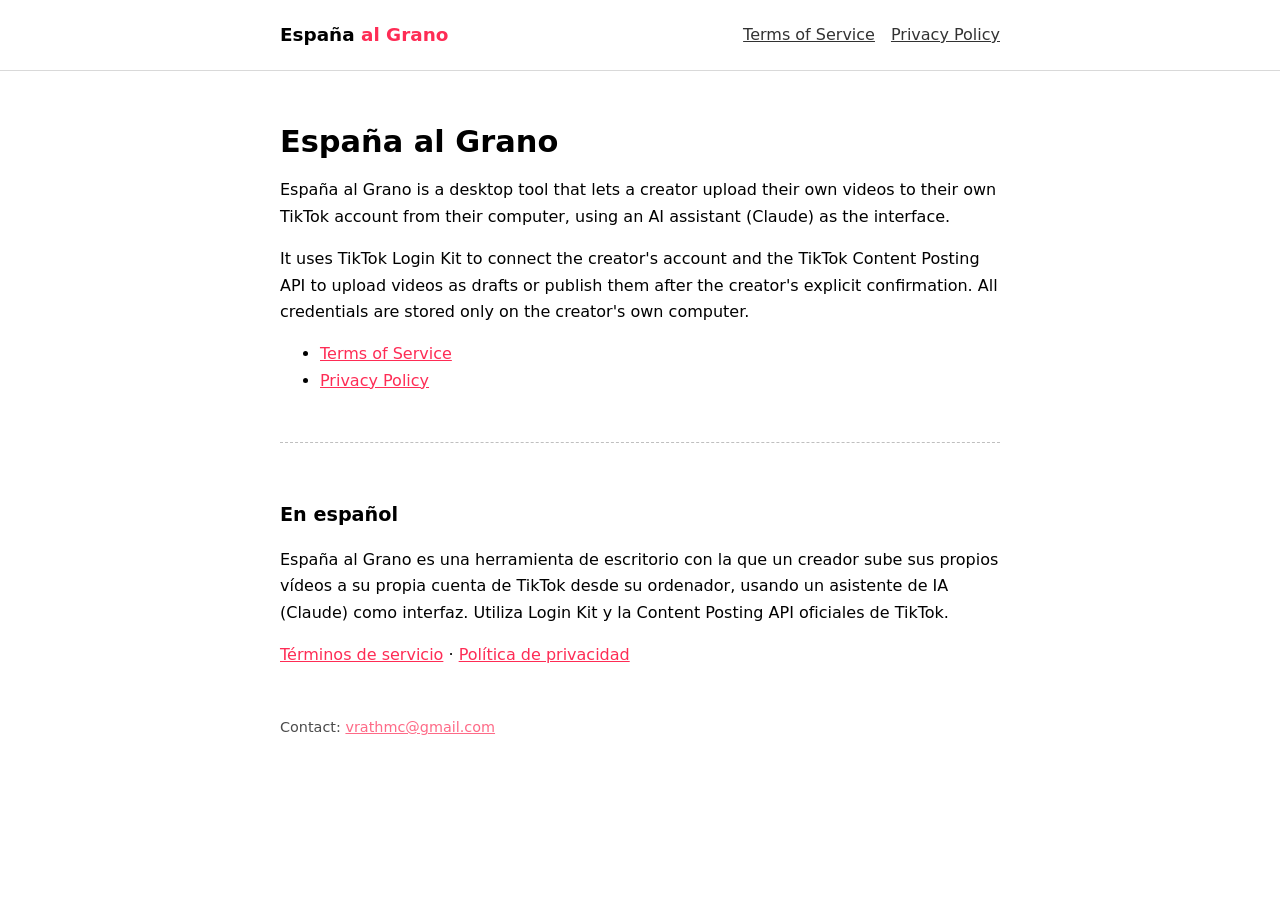
<file: index.html>
<!doctype html>
<html lang="en">
<head>
<meta charset="utf-8">
<meta name="viewport" content="width=device-width, initial-scale=1">
<title>España al Grano</title>
<meta name="description" content="España al Grano: desktop tool to upload your own videos to your TikTok account.">
<link rel="stylesheet" href="style.css">
</head>
<body>
<header><div class="wrap">
  <a class="brand" href="./">España <span>al Grano</span></a>
  <nav><a href="terms.html">Terms of Service</a><a href="privacy.html">Privacy Policy</a></nav>
</div></header>
<main class="wrap">
  <h1>España al Grano</h1>
  <p>España al Grano is a desktop tool that lets a creator upload their own videos to their own TikTok account from their computer, using an AI assistant (Claude) as the interface.</p>
  <p>It uses TikTok Login Kit to connect the creator's account and the TikTok Content Posting API to upload videos as drafts or publish them after the creator's explicit confirmation. All credentials are stored only on the creator's own computer.</p>
  <ul>
    <li><a href="terms.html">Terms of Service</a></li>
    <li><a href="privacy.html">Privacy Policy</a></li>
  </ul>

  <section class="lang" lang="es">
    <h2>En español</h2>
    <p>España al Grano es una herramienta de escritorio con la que un creador sube sus propios vídeos a su propia cuenta de TikTok desde su ordenador, usando un asistente de IA (Claude) como interfaz. Utiliza Login Kit y la Content Posting API oficiales de TikTok.</p>
    <p><a href="terms.html#es">Términos de servicio</a> · <a href="privacy.html#es">Política de privacidad</a></p>
  </section>

  <footer>Contact: <a href="mailto:vrathmc@gmail.com">vrathmc@gmail.com</a></footer>
</main>
</body>
</html>
</file>
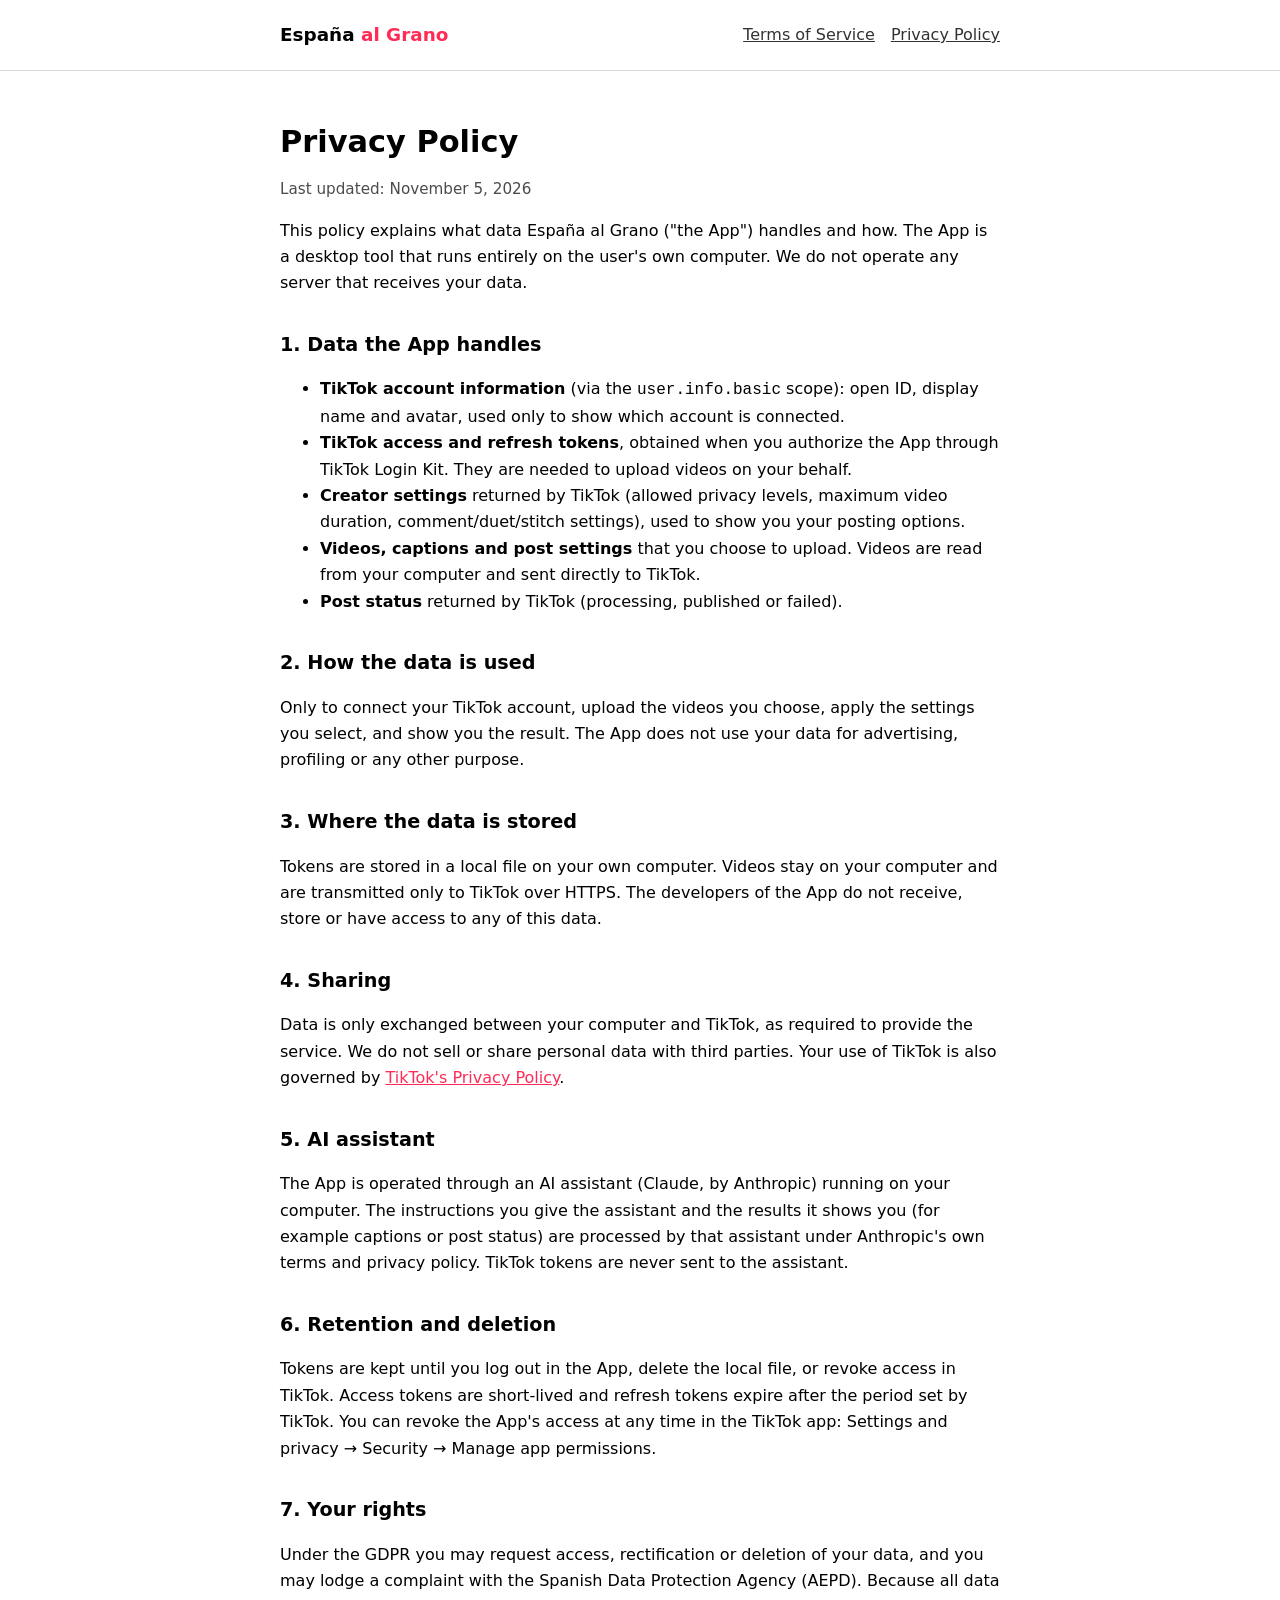
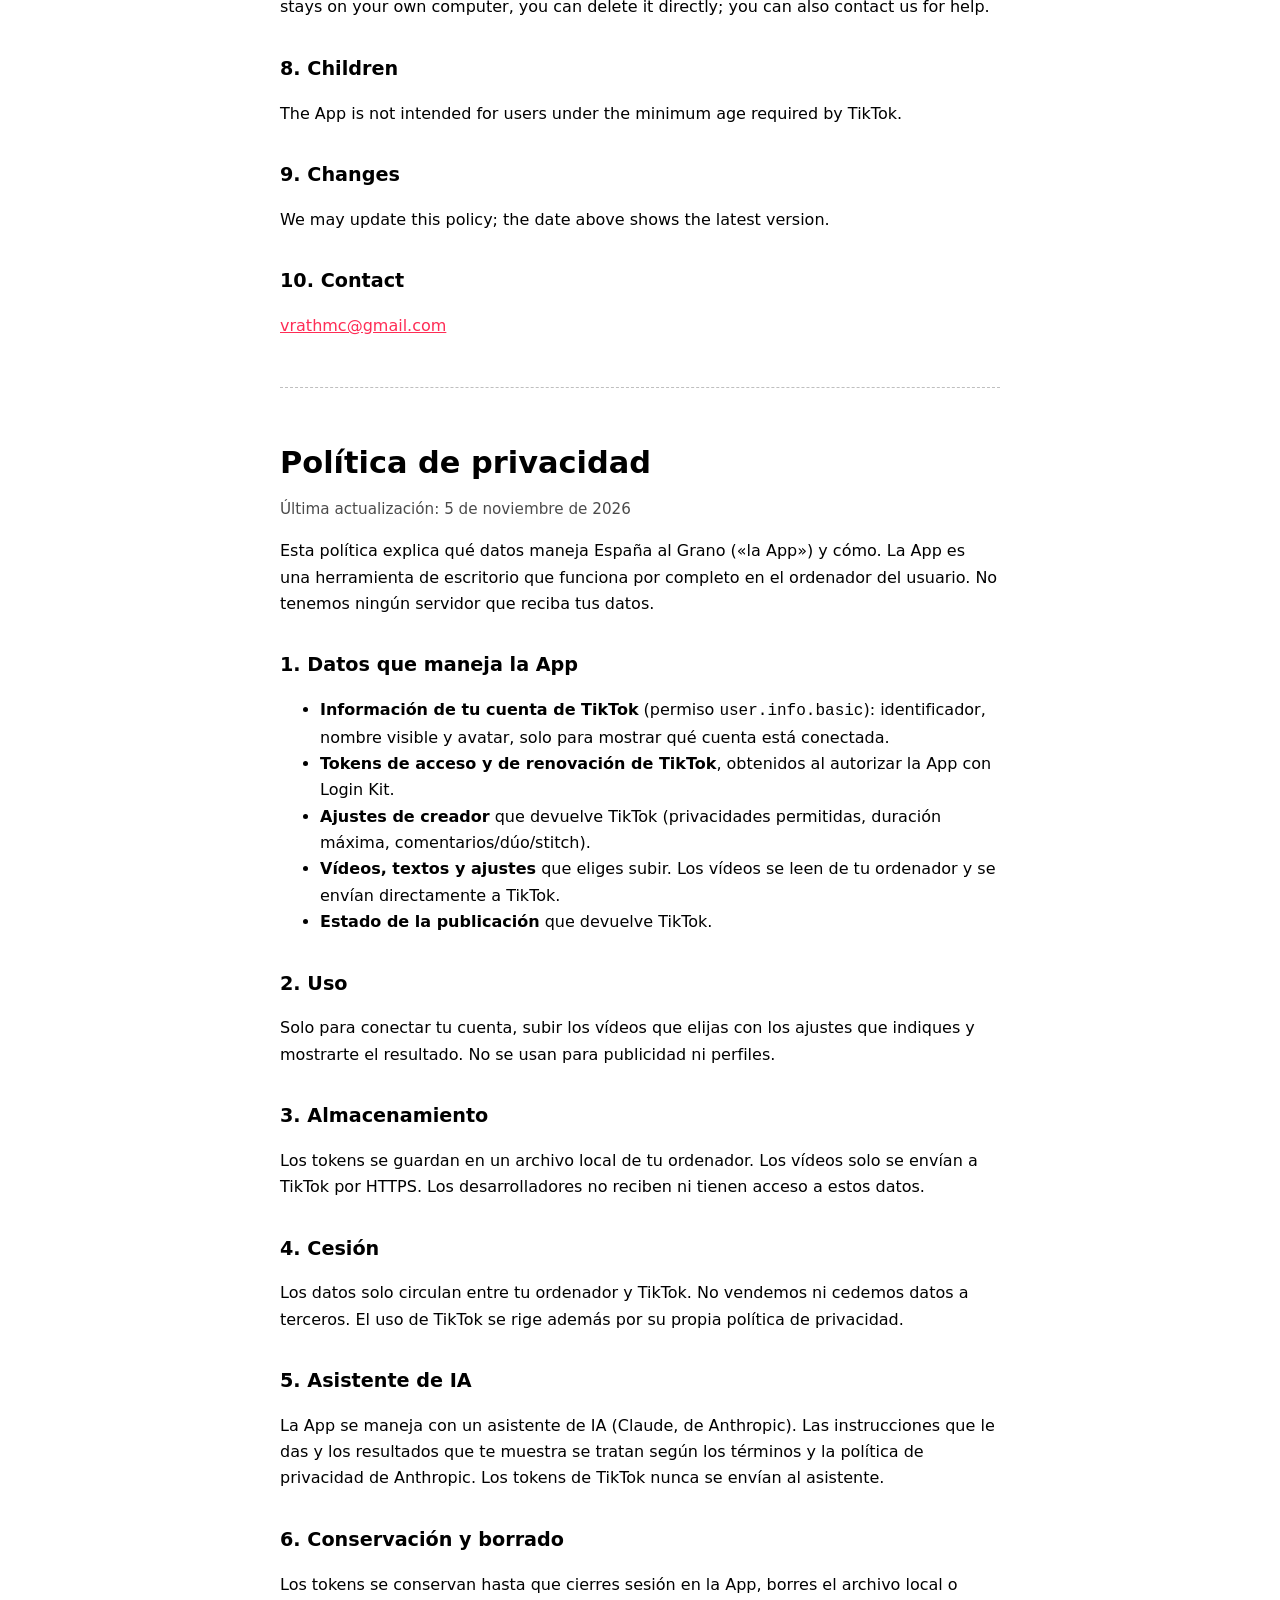
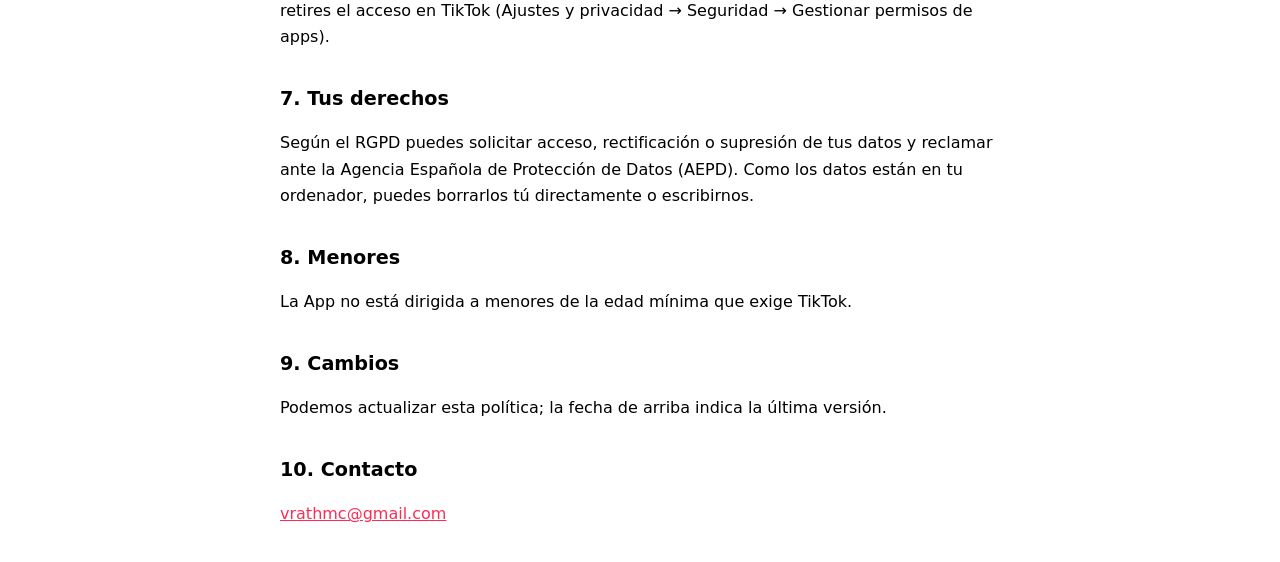
<file: privacy.html>
<!doctype html>
<html lang="en">
<head>
<meta charset="utf-8">
<meta name="viewport" content="width=device-width, initial-scale=1">
<title>Privacy Policy · España al Grano</title>
<link rel="stylesheet" href="style.css">
</head>
<body>
<header><div class="wrap">
  <a class="brand" href="./">España <span>al Grano</span></a>
  <nav><a href="terms.html">Terms of Service</a><a href="privacy.html">Privacy Policy</a></nav>
</div></header>
<main class="wrap">
  <h1>Privacy Policy</h1>
  <p class="muted">Last updated: November 5, 2026</p>

  <p>This policy explains what data España al Grano ("the App") handles and how. The App is a desktop tool that runs entirely on the user's own computer. We do not operate any server that receives your data.</p>

  <h2>1. Data the App handles</h2>
  <ul>
    <li><strong>TikTok account information</strong> (via the <code>user.info.basic</code> scope): open ID, display name and avatar, used only to show which account is connected.</li>
    <li><strong>TikTok access and refresh tokens</strong>, obtained when you authorize the App through TikTok Login Kit. They are needed to upload videos on your behalf.</li>
    <li><strong>Creator settings</strong> returned by TikTok (allowed privacy levels, maximum video duration, comment/duet/stitch settings), used to show you your posting options.</li>
    <li><strong>Videos, captions and post settings</strong> that you choose to upload. Videos are read from your computer and sent directly to TikTok.</li>
    <li><strong>Post status</strong> returned by TikTok (processing, published or failed).</li>
  </ul>

  <h2>2. How the data is used</h2>
  <p>Only to connect your TikTok account, upload the videos you choose, apply the settings you select, and show you the result. The App does not use your data for advertising, profiling or any other purpose.</p>

  <h2>3. Where the data is stored</h2>
  <p>Tokens are stored in a local file on your own computer. Videos stay on your computer and are transmitted only to TikTok over HTTPS. The developers of the App do not receive, store or have access to any of this data.</p>

  <h2>4. Sharing</h2>
  <p>Data is only exchanged between your computer and TikTok, as required to provide the service. We do not sell or share personal data with third parties. Your use of TikTok is also governed by <a href="https://www.tiktok.com/legal/privacy-policy" rel="noopener">TikTok's Privacy Policy</a>.</p>

  <h2>5. AI assistant</h2>
  <p>The App is operated through an AI assistant (Claude, by Anthropic) running on your computer. The instructions you give the assistant and the results it shows you (for example captions or post status) are processed by that assistant under Anthropic's own terms and privacy policy. TikTok tokens are never sent to the assistant.</p>

  <h2>6. Retention and deletion</h2>
  <p>Tokens are kept until you log out in the App, delete the local file, or revoke access in TikTok. Access tokens are short-lived and refresh tokens expire after the period set by TikTok. You can revoke the App's access at any time in the TikTok app: Settings and privacy → Security → Manage app permissions.</p>

  <h2>7. Your rights</h2>
  <p>Under the GDPR you may request access, rectification or deletion of your data, and you may lodge a complaint with the Spanish Data Protection Agency (AEPD). Because all data stays on your own computer, you can delete it directly; you can also contact us for help.</p>

  <h2>8. Children</h2>
  <p>The App is not intended for users under the minimum age required by TikTok.</p>

  <h2>9. Changes</h2>
  <p>We may update this policy; the date above shows the latest version.</p>

  <h2>10. Contact</h2>
  <p><a href="mailto:vrathmc@gmail.com">vrathmc@gmail.com</a></p>

  <section class="lang" id="es" lang="es">
    <h1>Política de privacidad</h1>
    <p class="muted">Última actualización: 5 de noviembre de 2026</p>
    <p>Esta política explica qué datos maneja España al Grano («la App») y cómo. La App es una herramienta de escritorio que funciona por completo en el ordenador del usuario. No tenemos ningún servidor que reciba tus datos.</p>
    <h2>1. Datos que maneja la App</h2>
    <ul>
      <li><strong>Información de tu cuenta de TikTok</strong> (permiso <code>user.info.basic</code>): identificador, nombre visible y avatar, solo para mostrar qué cuenta está conectada.</li>
      <li><strong>Tokens de acceso y de renovación de TikTok</strong>, obtenidos al autorizar la App con Login Kit.</li>
      <li><strong>Ajustes de creador</strong> que devuelve TikTok (privacidades permitidas, duración máxima, comentarios/dúo/stitch).</li>
      <li><strong>Vídeos, textos y ajustes</strong> que eliges subir. Los vídeos se leen de tu ordenador y se envían directamente a TikTok.</li>
      <li><strong>Estado de la publicación</strong> que devuelve TikTok.</li>
    </ul>
    <h2>2. Uso</h2>
    <p>Solo para conectar tu cuenta, subir los vídeos que elijas con los ajustes que indiques y mostrarte el resultado. No se usan para publicidad ni perfiles.</p>
    <h2>3. Almacenamiento</h2>
    <p>Los tokens se guardan en un archivo local de tu ordenador. Los vídeos solo se envían a TikTok por HTTPS. Los desarrolladores no reciben ni tienen acceso a estos datos.</p>
    <h2>4. Cesión</h2>
    <p>Los datos solo circulan entre tu ordenador y TikTok. No vendemos ni cedemos datos a terceros. El uso de TikTok se rige además por su propia política de privacidad.</p>
    <h2>5. Asistente de IA</h2>
    <p>La App se maneja con un asistente de IA (Claude, de Anthropic). Las instrucciones que le das y los resultados que te muestra se tratan según los términos y la política de privacidad de Anthropic. Los tokens de TikTok nunca se envían al asistente.</p>
    <h2>6. Conservación y borrado</h2>
    <p>Los tokens se conservan hasta que cierres sesión en la App, borres el archivo local o retires el acceso en TikTok (Ajustes y privacidad → Seguridad → Gestionar permisos de apps).</p>
    <h2>7. Tus derechos</h2>
    <p>Según el RGPD puedes solicitar acceso, rectificación o supresión de tus datos y reclamar ante la Agencia Española de Protección de Datos (AEPD). Como los datos están en tu ordenador, puedes borrarlos tú directamente o escribirnos.</p>
    <h2>8. Menores</h2>
    <p>La App no está dirigida a menores de la edad mínima que exige TikTok.</p>
    <h2>9. Cambios</h2>
    <p>Podemos actualizar esta política; la fecha de arriba indica la última versión.</p>
    <h2>10. Contacto</h2>
    <p><a href="mailto:vrathmc@gmail.com">vrathmc@gmail.com</a></p>
  </section>
</main>
</body>
</html>
</file>
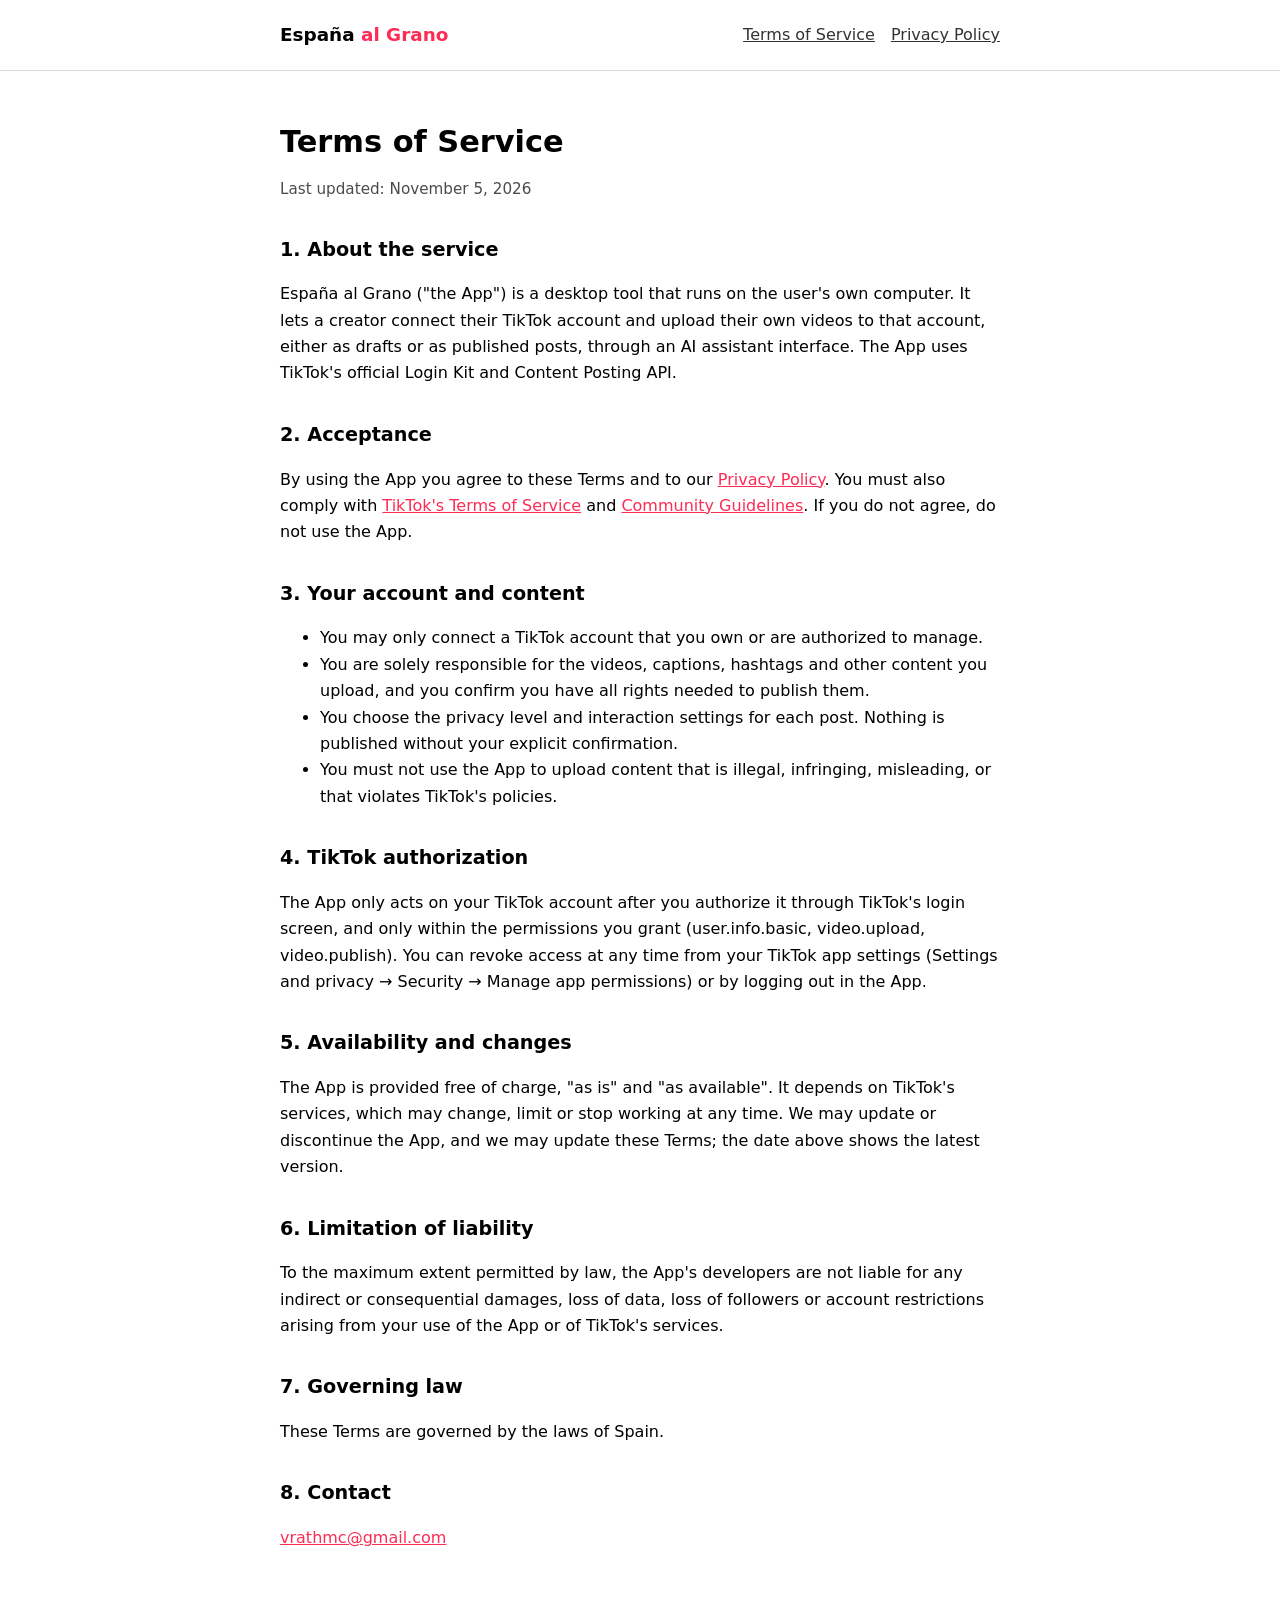
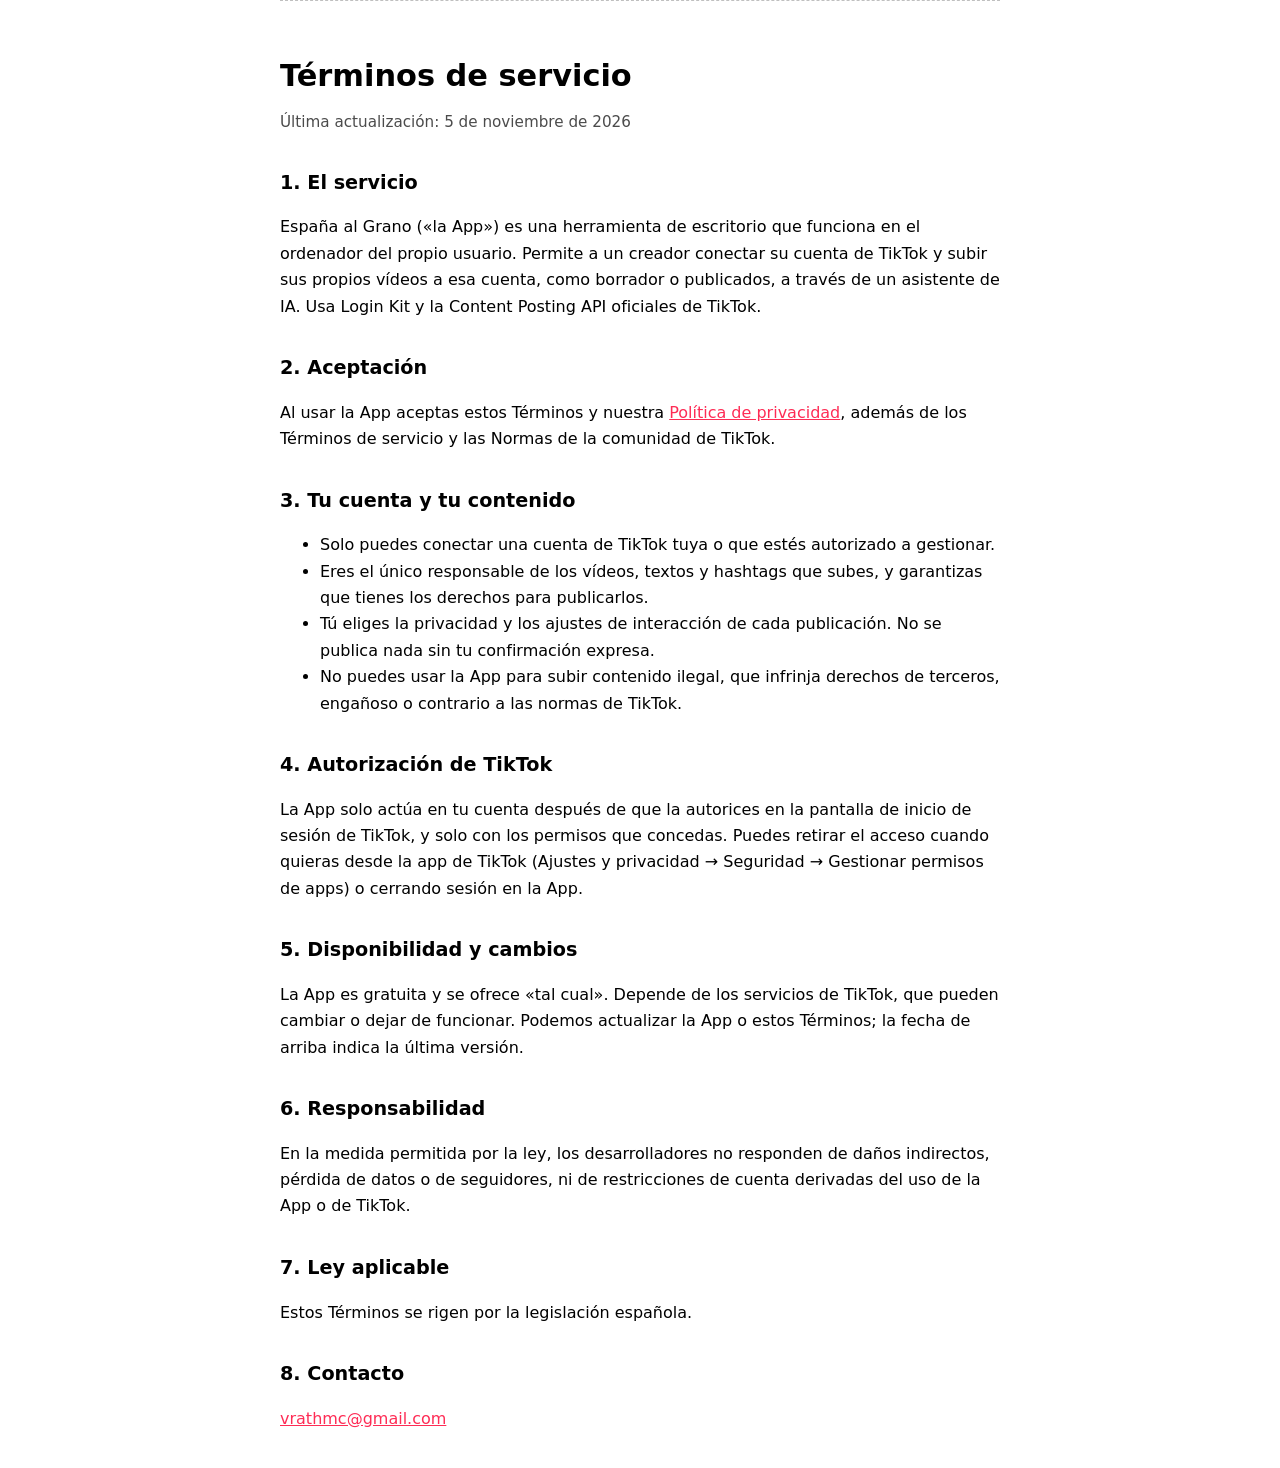
<file: terms.html>
<!doctype html>
<html lang="en">
<head>
<meta charset="utf-8">
<meta name="viewport" content="width=device-width, initial-scale=1">
<title>Terms of Service · España al Grano</title>
<link rel="stylesheet" href="style.css">
</head>
<body>
<header><div class="wrap">
  <a class="brand" href="./">España <span>al Grano</span></a>
  <nav><a href="terms.html">Terms of Service</a><a href="privacy.html">Privacy Policy</a></nav>
</div></header>
<main class="wrap">
  <h1>Terms of Service</h1>
  <p class="muted">Last updated: November 5, 2026</p>

  <h2>1. About the service</h2>
  <p>España al Grano ("the App") is a desktop tool that runs on the user's own computer. It lets a creator connect their TikTok account and upload their own videos to that account, either as drafts or as published posts, through an AI assistant interface. The App uses TikTok's official Login Kit and Content Posting API.</p>

  <h2>2. Acceptance</h2>
  <p>By using the App you agree to these Terms and to our <a href="privacy.html">Privacy Policy</a>. You must also comply with <a href="https://www.tiktok.com/legal/terms-of-service" rel="noopener">TikTok's Terms of Service</a> and <a href="https://www.tiktok.com/community-guidelines" rel="noopener">Community Guidelines</a>. If you do not agree, do not use the App.</p>

  <h2>3. Your account and content</h2>
  <ul>
    <li>You may only connect a TikTok account that you own or are authorized to manage.</li>
    <li>You are solely responsible for the videos, captions, hashtags and other content you upload, and you confirm you have all rights needed to publish them.</li>
    <li>You choose the privacy level and interaction settings for each post. Nothing is published without your explicit confirmation.</li>
    <li>You must not use the App to upload content that is illegal, infringing, misleading, or that violates TikTok's policies.</li>
  </ul>

  <h2>4. TikTok authorization</h2>
  <p>The App only acts on your TikTok account after you authorize it through TikTok's login screen, and only within the permissions you grant (user.info.basic, video.upload, video.publish). You can revoke access at any time from your TikTok app settings (Settings and privacy → Security → Manage app permissions) or by logging out in the App.</p>

  <h2>5. Availability and changes</h2>
  <p>The App is provided free of charge, "as is" and "as available". It depends on TikTok's services, which may change, limit or stop working at any time. We may update or discontinue the App, and we may update these Terms; the date above shows the latest version.</p>

  <h2>6. Limitation of liability</h2>
  <p>To the maximum extent permitted by law, the App's developers are not liable for any indirect or consequential damages, loss of data, loss of followers or account restrictions arising from your use of the App or of TikTok's services.</p>

  <h2>7. Governing law</h2>
  <p>These Terms are governed by the laws of Spain.</p>

  <h2>8. Contact</h2>
  <p><a href="mailto:vrathmc@gmail.com">vrathmc@gmail.com</a></p>

  <section class="lang" id="es" lang="es">
    <h1>Términos de servicio</h1>
    <p class="muted">Última actualización: 5 de noviembre de 2026</p>
    <h2>1. El servicio</h2>
    <p>España al Grano («la App») es una herramienta de escritorio que funciona en el ordenador del propio usuario. Permite a un creador conectar su cuenta de TikTok y subir sus propios vídeos a esa cuenta, como borrador o publicados, a través de un asistente de IA. Usa Login Kit y la Content Posting API oficiales de TikTok.</p>
    <h2>2. Aceptación</h2>
    <p>Al usar la App aceptas estos Términos y nuestra <a href="privacy.html#es">Política de privacidad</a>, además de los Términos de servicio y las Normas de la comunidad de TikTok.</p>
    <h2>3. Tu cuenta y tu contenido</h2>
    <ul>
      <li>Solo puedes conectar una cuenta de TikTok tuya o que estés autorizado a gestionar.</li>
      <li>Eres el único responsable de los vídeos, textos y hashtags que subes, y garantizas que tienes los derechos para publicarlos.</li>
      <li>Tú eliges la privacidad y los ajustes de interacción de cada publicación. No se publica nada sin tu confirmación expresa.</li>
      <li>No puedes usar la App para subir contenido ilegal, que infrinja derechos de terceros, engañoso o contrario a las normas de TikTok.</li>
    </ul>
    <h2>4. Autorización de TikTok</h2>
    <p>La App solo actúa en tu cuenta después de que la autorices en la pantalla de inicio de sesión de TikTok, y solo con los permisos que concedas. Puedes retirar el acceso cuando quieras desde la app de TikTok (Ajustes y privacidad → Seguridad → Gestionar permisos de apps) o cerrando sesión en la App.</p>
    <h2>5. Disponibilidad y cambios</h2>
    <p>La App es gratuita y se ofrece «tal cual». Depende de los servicios de TikTok, que pueden cambiar o dejar de funcionar. Podemos actualizar la App o estos Términos; la fecha de arriba indica la última versión.</p>
    <h2>6. Responsabilidad</h2>
    <p>En la medida permitida por la ley, los desarrolladores no responden de daños indirectos, pérdida de datos o de seguidores, ni de restricciones de cuenta derivadas del uso de la App o de TikTok.</p>
    <h2>7. Ley aplicable</h2>
    <p>Estos Términos se rigen por la legislación española.</p>
    <h2>8. Contacto</h2>
    <p><a href="mailto:vrathmc@gmail.com">vrathmc@gmail.com</a></p>
  </section>
</main>
</body>
</html>
</file>
<file: style.css>
:root { color-scheme: light dark; --accent: #fe2c55; }
* { box-sizing: border-box; }
body { margin: 0; font: 16px/1.65 system-ui, -apple-system, "Segoe UI", Roboto, sans-serif; background: Canvas; color: CanvasText; }
header { border-bottom: 1px solid color-mix(in srgb, CanvasText 15%, transparent); }
header .wrap { display: flex; align-items: center; justify-content: space-between; gap: 16px; flex-wrap: wrap; }
.brand { font-weight: 700; font-size: 1.15rem; text-decoration: none; color: inherit; }
.brand span { color: var(--accent); }
nav a { margin-left: 16px; color: inherit; opacity: .8; }
.wrap { max-width: 760px; margin: 0 auto; padding: 20px; }
h1 { font-size: 1.9rem; line-height: 1.25; margin: 32px 0 4px; }
h2 { font-size: 1.2rem; margin-top: 32px; }
.muted { opacity: .7; font-size: .95rem; }
.lang { margin-top: 48px; padding-top: 24px; border-top: 1px dashed color-mix(in srgb, CanvasText 25%, transparent); }
a { color: var(--accent); }
footer { margin-top: 48px; font-size: .9rem; opacity: .7; }
</file>
